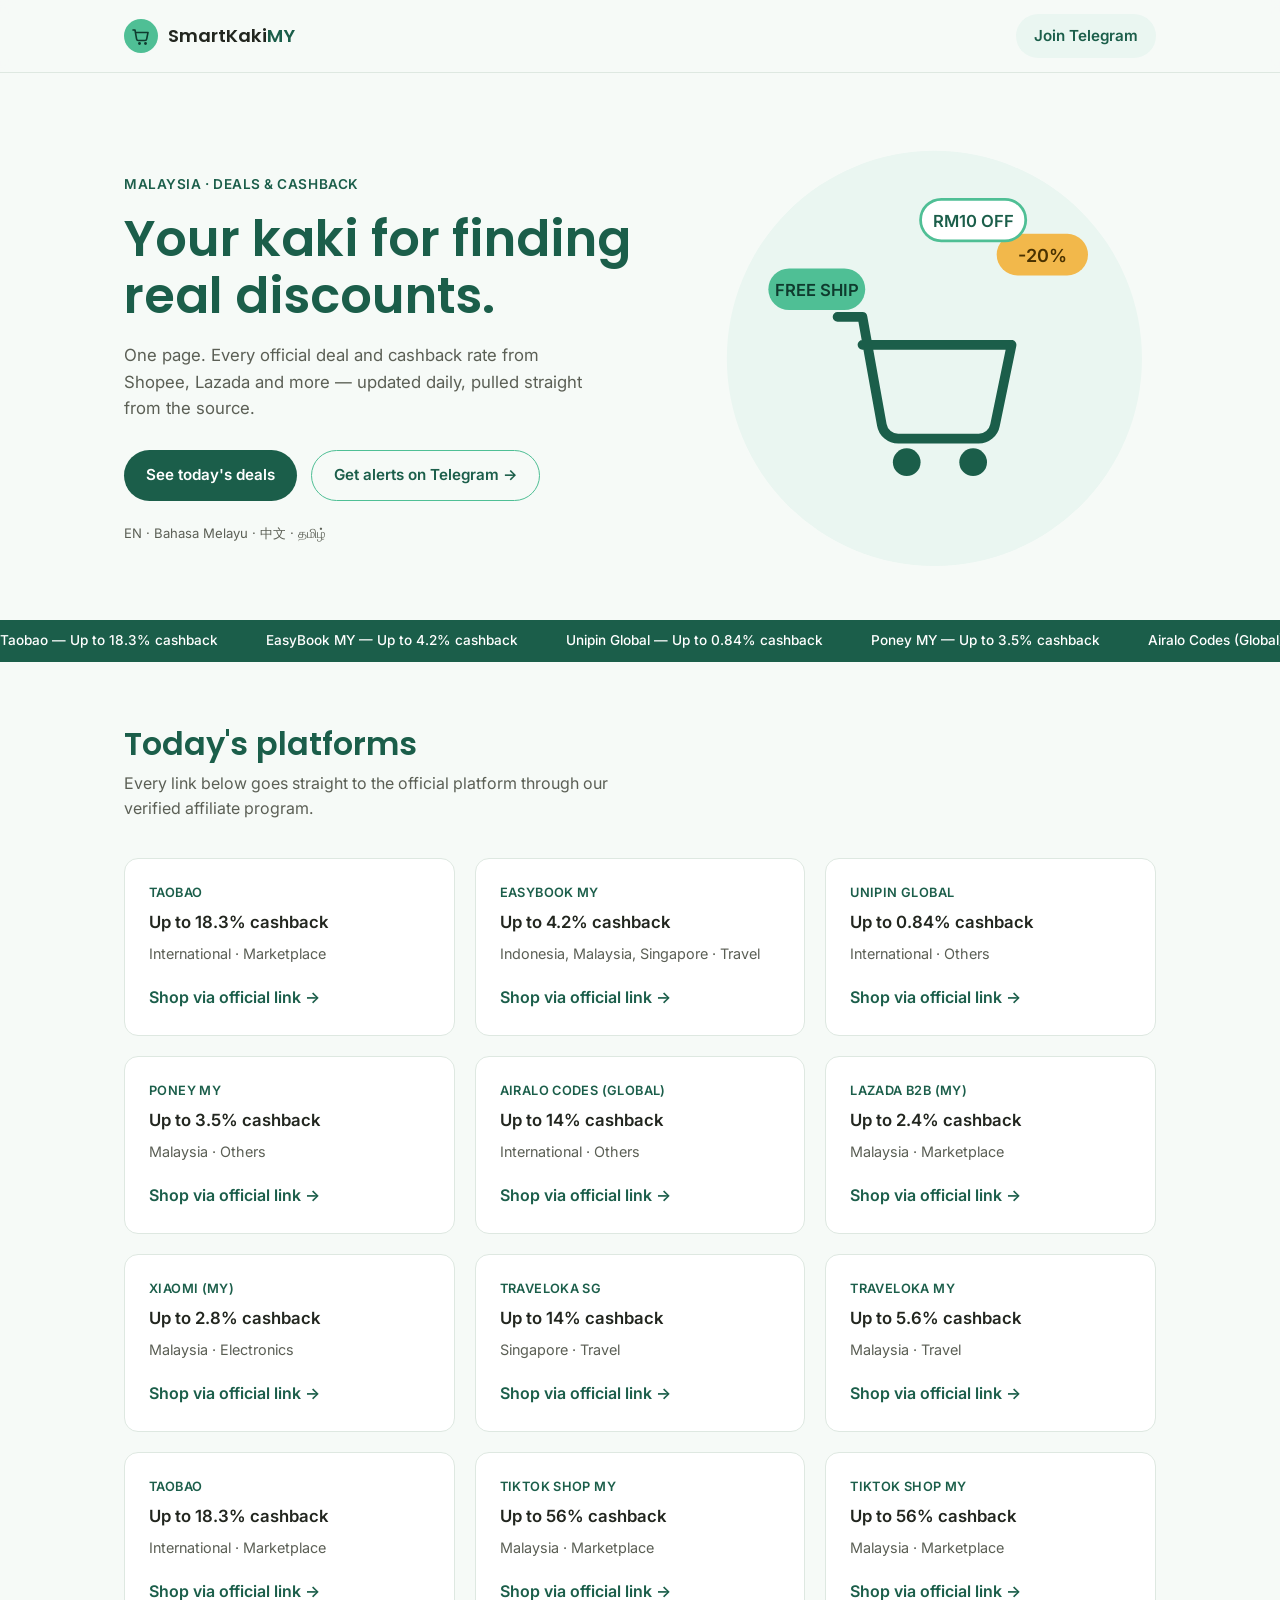
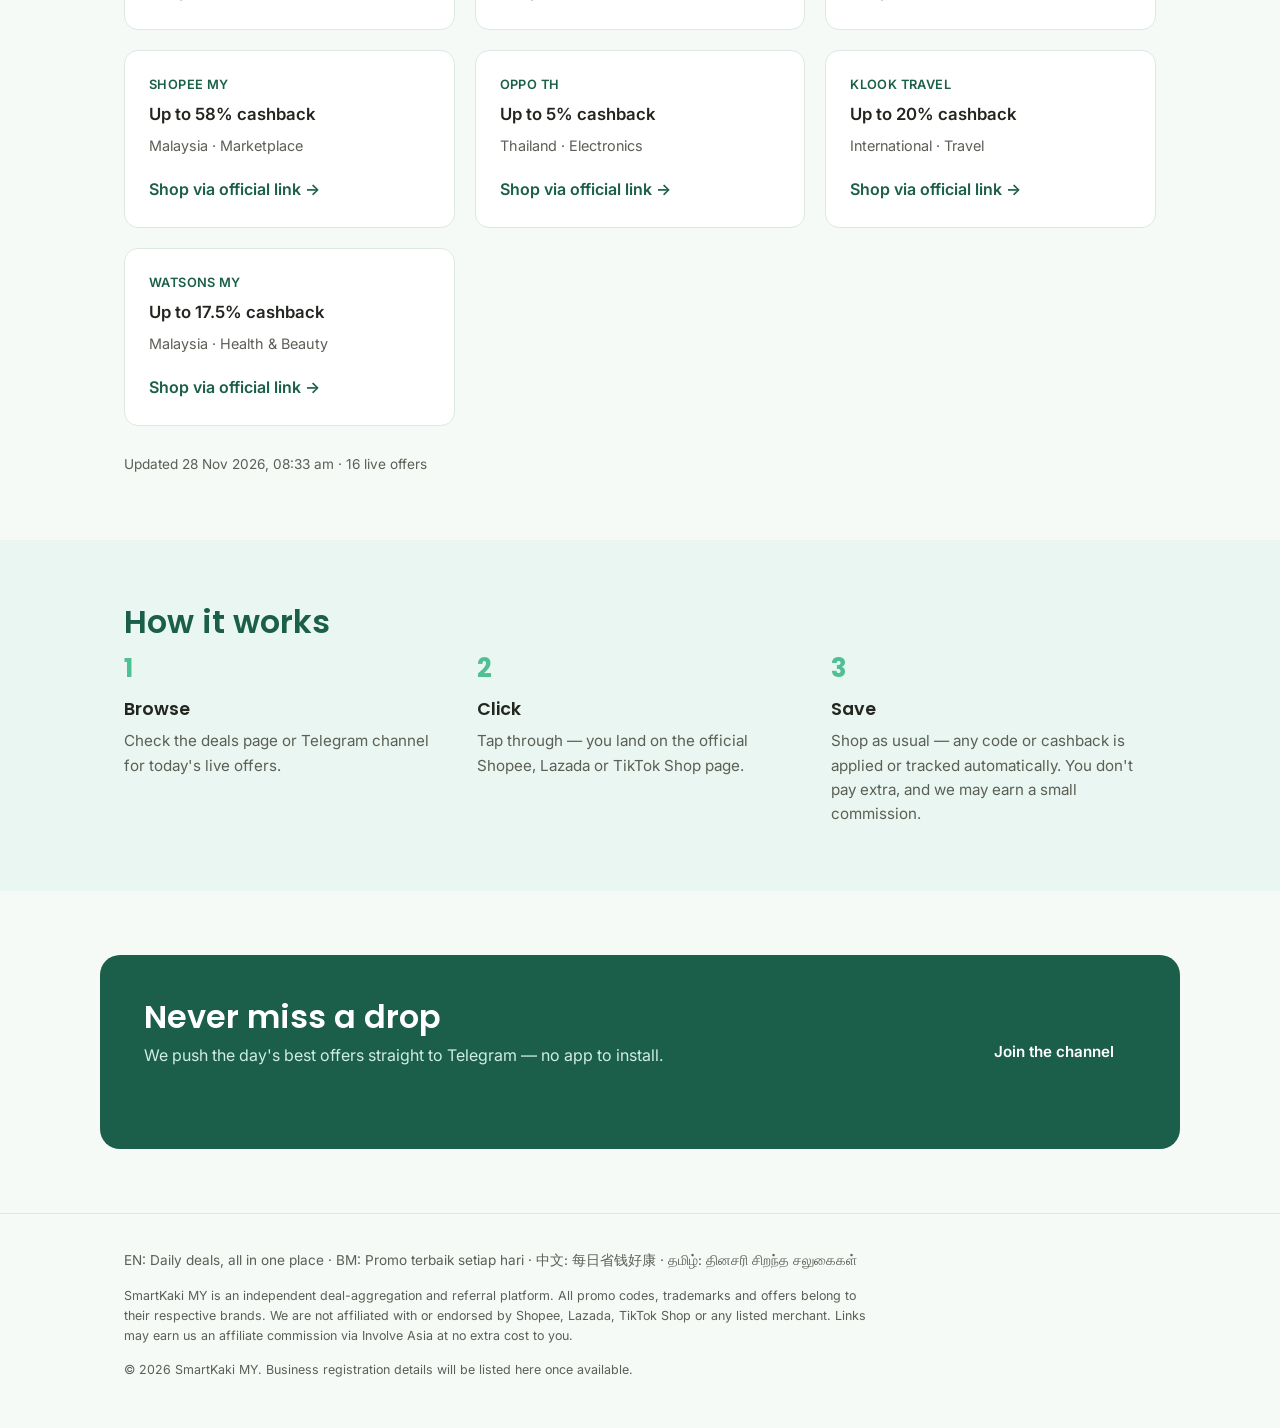
<file: index.html>
<!DOCTYPE html>
<html lang="en">
<head>
<meta charset="UTF-8">
<meta name="viewport" content="width=device-width, initial-scale=1.0">
<title>SmartKaki MY — Malaysia's Deal Aggregation Hub</title>
<meta name="description" content="SmartKaki MY aggregates the latest official deals and cashback rates from Shopee, Lazada, TikTok Shop and more — all in one place.">
<link rel="preconnect" href="https://fonts.googleapis.com">
<link rel="preconnect" href="https://fonts.gstatic.com" crossorigin>
<link href="https://fonts.googleapis.com/css2?family=Poppins:wght@500;600;700&family=Inter:wght@400;500;600&display=swap" rel="stylesheet">
<link rel="stylesheet" href="styles.css">
</head>
<body>

<header class="site-header">
  <div class="wrap header-inner">
    <a href="#top" class="brand">
      <svg class="brand-cart" width="34" height="34" viewBox="0 0 34 34" fill="none" aria-hidden="true">
        <circle cx="17" cy="17" r="17" fill="#4FBF95"/>
        <path d="M9 11h2l1.6 9.2a1.6 1.6 0 0 0 1.58 1.3h6.9a1.6 1.6 0 0 0 1.57-1.3L24 13.5H12" stroke="#0F3B2E" stroke-width="1.6" stroke-linecap="round" stroke-linejoin="round" fill="none"/>
        <circle cx="15.5" cy="24.5" r="1.4" fill="#0F3B2E"/>
        <circle cx="21.5" cy="24.5" r="1.4" fill="#0F3B2E"/>
      </svg>
      <span>SmartKaki<em>MY</em></span>
    </a>
    <a class="btn btn-tg" href="https://t.me/smartkakimy" target="_blank" rel="noopener">
      Join Telegram
    </a>
  </div>
</header>

<main id="top">

  <!-- HERO -->
  <section class="hero">
    <div class="wrap hero-inner">
      <div class="hero-copy">
        <p class="eyebrow">Malaysia · Deals &amp; Cashback</p>
        <h1>Your <span>kaki</span> for finding real discounts.</h1>
        <p class="hero-sub">
          One page. Every official deal and cashback rate from Shopee, Lazada and more —
          updated daily, pulled straight from the source.
        </p>
        <div class="hero-actions">
          <a href="#deals" class="btn btn-primary">See today's deals</a>
          <a href="https://t.me/smartkakimy" target="_blank" rel="noopener" class="btn btn-ghost">Get alerts on Telegram →</a>
        </div>
        <p class="hero-langs">EN · Bahasa Melayu · 中文 · தமிழ்</p>
      </div>

      <div class="hero-visual" aria-hidden="true">
        <svg viewBox="0 0 320 320" width="100%" height="100%">
          <circle cx="160" cy="160" r="150" fill="#EAF6F1"/>
          <g id="cart-group">
            <path d="M90 130h18l14 78a12 12 0 0 0 12 10h58a12 12 0 0 0 11.8-9.8l12-58H108"
                  fill="none" stroke="#1B5E4A" stroke-width="7" stroke-linecap="round" stroke-linejoin="round"/>
            <circle cx="140" cy="235" r="10" fill="#1B5E4A"/>
            <circle cx="188" cy="235" r="10" fill="#1B5E4A"/>
          </g>
          <g class="tag tag-1">
            <rect x="205" y="70" width="66" height="30" rx="15" fill="#F2B84B"/>
            <text x="238" y="90" text-anchor="middle" font-family="Inter" font-size="13" font-weight="600" fill="#4A3200">-20%</text>
          </g>
          <g class="tag tag-2">
            <rect x="40" y="95" width="70" height="30" rx="15" fill="#4FBF95"/>
            <text x="75" y="115" text-anchor="middle" font-family="Inter" font-size="12" font-weight="600" fill="#0F3B2E">FREE SHIP</text>
          </g>
          <g class="tag tag-3">
            <rect x="150" y="45" width="76" height="30" rx="15" fill="#FFFFFF" stroke="#4FBF95" stroke-width="2"/>
            <text x="188" y="65" text-anchor="middle" font-family="Inter" font-size="12" font-weight="600" fill="#1B5E4A">RM10 OFF</text>
          </g>
        </svg>
      </div>
    </div>
  </section>

  <!-- TICKER -->
  <div class="ticker" role="note" aria-label="Live deals, updated daily">
    <div class="ticker-track">
      <span>Loading today's deals…</span>
    </div>
  </div>

  <!-- DEALS -->
  <section class="section" id="deals">
    <div class="wrap">
      <h2>Today's platforms</h2>
      <p class="section-sub">Every link below goes straight to the official platform through our verified affiliate program.</p>

      <div class="deal-grid" id="deal-grid">
        <p class="deal-empty">Loading today's deals…</p>
      </div>

      <p class="deal-note" id="deals-updated"></p>
    </div>
  </section>

  <!-- HOW IT WORKS -->
  <section class="section section-alt">
    <div class="wrap">
      <h2>How it works</h2>
      <div class="steps">
        <div class="step">
          <p class="step-index">1</p>
          <p class="step-title">Browse</p>
          <p class="step-body">Check the deals page or Telegram channel for today's live offers.</p>
        </div>
        <div class="step">
          <p class="step-index">2</p>
          <p class="step-title">Click</p>
          <p class="step-body">Tap through — you land on the official Shopee, Lazada or TikTok Shop page.</p>
        </div>
        <div class="step">
          <p class="step-index">3</p>
          <p class="step-title">Save</p>
          <p class="step-body">Shop as usual — any code or cashback is applied or tracked automatically. You don't pay extra, and we may earn a small commission.</p>
        </div>
      </div>
    </div>
  </section>

  <!-- TELEGRAM CTA -->
  <section class="section">
    <div class="wrap tg-cta">
      <div>
        <h2>Never miss a drop</h2>
        <p class="section-sub">We push the day's best offers straight to Telegram — no app to install.</p>
      </div>
      <a href="https://t.me/smartkakimy" target="_blank" rel="noopener" class="btn btn-primary">Join the channel</a>
    </div>
  </section>

</main>

<footer class="site-footer">
  <div class="wrap">
    <p class="footer-tagline">
      EN: Daily deals, all in one place · BM: Promo terbaik setiap hari · 中文: 每日省钱好康 · தமிழ்: தினசரி சிறந்த சலுகைகள்
    </p>
    <p class="footer-legal">
      SmartKaki MY is an independent deal-aggregation and referral platform. All promo codes,
      trademarks and offers belong to their respective brands. We are not affiliated with or
      endorsed by Shopee, Lazada, TikTok Shop or any listed merchant. Links may earn us an
      affiliate commission via Involve Asia at no extra cost to you.
    </p>
    <p class="footer-copy">&copy; <span id="year"></span> SmartKaki MY. Business registration details will be listed here once available.</p>
  </div>
</footer>

<script src="script.js"></script>
</body>
</html>
</file>
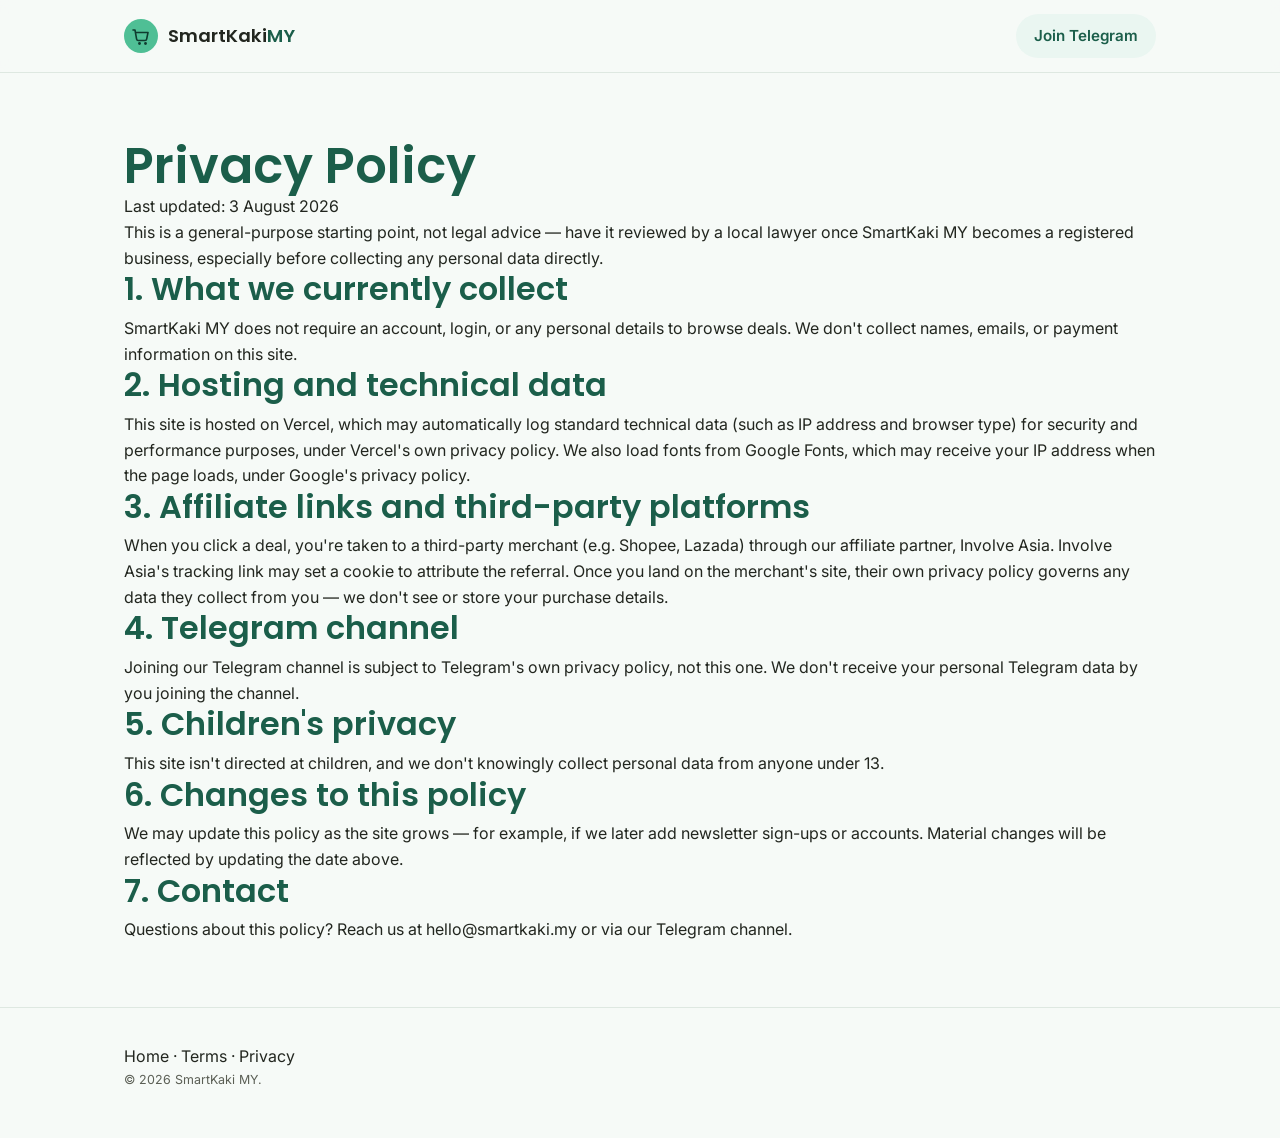
<file: privacy.html>
<!DOCTYPE html>
<html lang="en">
<head>
<meta charset="UTF-8">
<meta name="viewport" content="width=device-width, initial-scale=1.0">
<title>Privacy Policy — SmartKaki MY</title>
<link rel="preconnect" href="https://fonts.googleapis.com">
<link rel="preconnect" href="https://fonts.gstatic.com" crossorigin>
<link href="https://fonts.googleapis.com/css2?family=Poppins:wght@500;600;700&family=Inter:wght@400;500;600&display=swap" rel="stylesheet">
<link rel="stylesheet" href="styles.css">
</head>
<body>

<header class="site-header">
  <div class="wrap header-inner">
    <a href="index.html" class="brand">
      <svg class="brand-cart" width="34" height="34" viewBox="0 0 34 34" fill="none" aria-hidden="true">
        <circle cx="17" cy="17" r="17" fill="#4FBF95"/>
        <path d="M9 11h2l1.6 9.2a1.6 1.6 0 0 0 1.58 1.3h6.9a1.6 1.6 0 0 0 1.57-1.3L24 13.5H12" stroke="#0F3B2E" stroke-width="1.6" stroke-linecap="round" stroke-linejoin="round" fill="none"/>
        <circle cx="15.5" cy="24.5" r="1.4" fill="#0F3B2E"/>
        <circle cx="21.5" cy="24.5" r="1.4" fill="#0F3B2E"/>
      </svg>
      <span>SmartKaki<em>MY</em></span>
    </a>
    <a class="btn btn-tg" href="https://t.me/smartkakimy" target="_blank" rel="noopener">Join Telegram</a>
  </div>
</header>

<main class="section legal-page">
  <div class="wrap legal-content">
    <h1>Privacy Policy</h1>
    <p class="legal-updated">Last updated: 3 August 2026</p>

    <p>This is a general-purpose starting point, not legal advice — have
    it reviewed by a local lawyer once SmartKaki MY becomes a registered
    business, especially before collecting any personal data directly.</p>

    <h2>1. What we currently collect</h2>
    <p>SmartKaki MY does not require an account, login, or any personal
    details to browse deals. We don't collect names, emails, or payment
    information on this site.</p>

    <h2>2. Hosting and technical data</h2>
    <p>This site is hosted on Vercel, which may automatically log
    standard technical data (such as IP address and browser type) for
    security and performance purposes, under
    <a href="https://vercel.com/legal/privacy-policy" target="_blank" rel="noopener">Vercel's own privacy policy</a>.
    We also load fonts from Google Fonts, which may receive your IP
    address when the page loads, under
    <a href="https://policies.google.com/privacy" target="_blank" rel="noopener">Google's privacy policy</a>.</p>

    <h2>3. Affiliate links and third-party platforms</h2>
    <p>When you click a deal, you're taken to a third-party merchant
    (e.g. Shopee, Lazada) through our affiliate partner, Involve Asia.
    Involve Asia's tracking link may set a cookie to attribute the
    referral. Once you land on the merchant's site, their own privacy
    policy governs any data they collect from you — we don't see or
    store your purchase details.</p>

    <h2>4. Telegram channel</h2>
    <p>Joining our Telegram channel is subject to
      <a href="https://telegram.org/privacy" target="_blank" rel="noopener">Telegram's own privacy policy</a>,
      not this one. We don't receive your personal Telegram data by you
      joining the channel.</p>

    <h2>5. Children's privacy</h2>
    <p>This site isn't directed at children, and we don't knowingly
    collect personal data from anyone under 13.</p>

    <h2>6. Changes to this policy</h2>
    <p>We may update this policy as the site grows — for example, if we
    later add newsletter sign-ups or accounts. Material changes will be
    reflected by updating the date above.</p>

    <h2>7. Contact</h2>
    <p>Questions about this policy? Reach us at
      <a href="mailto:hello@smartkaki.my">hello@smartkaki.my</a>
      or via our <a href="https://t.me/smartkakimy" target="_blank" rel="noopener">Telegram channel</a>.</p>
  </div>
</main>

<footer class="site-footer">
  <div class="wrap">
    <p class="footer-links"><a href="index.html">Home</a> · <a href="terms.html">Terms</a> · <a href="privacy.html">Privacy</a></p>
    <p class="footer-copy">&copy; 2026 SmartKaki MY.</p>
  </div>
</footer>

</body>
</html>
</file>
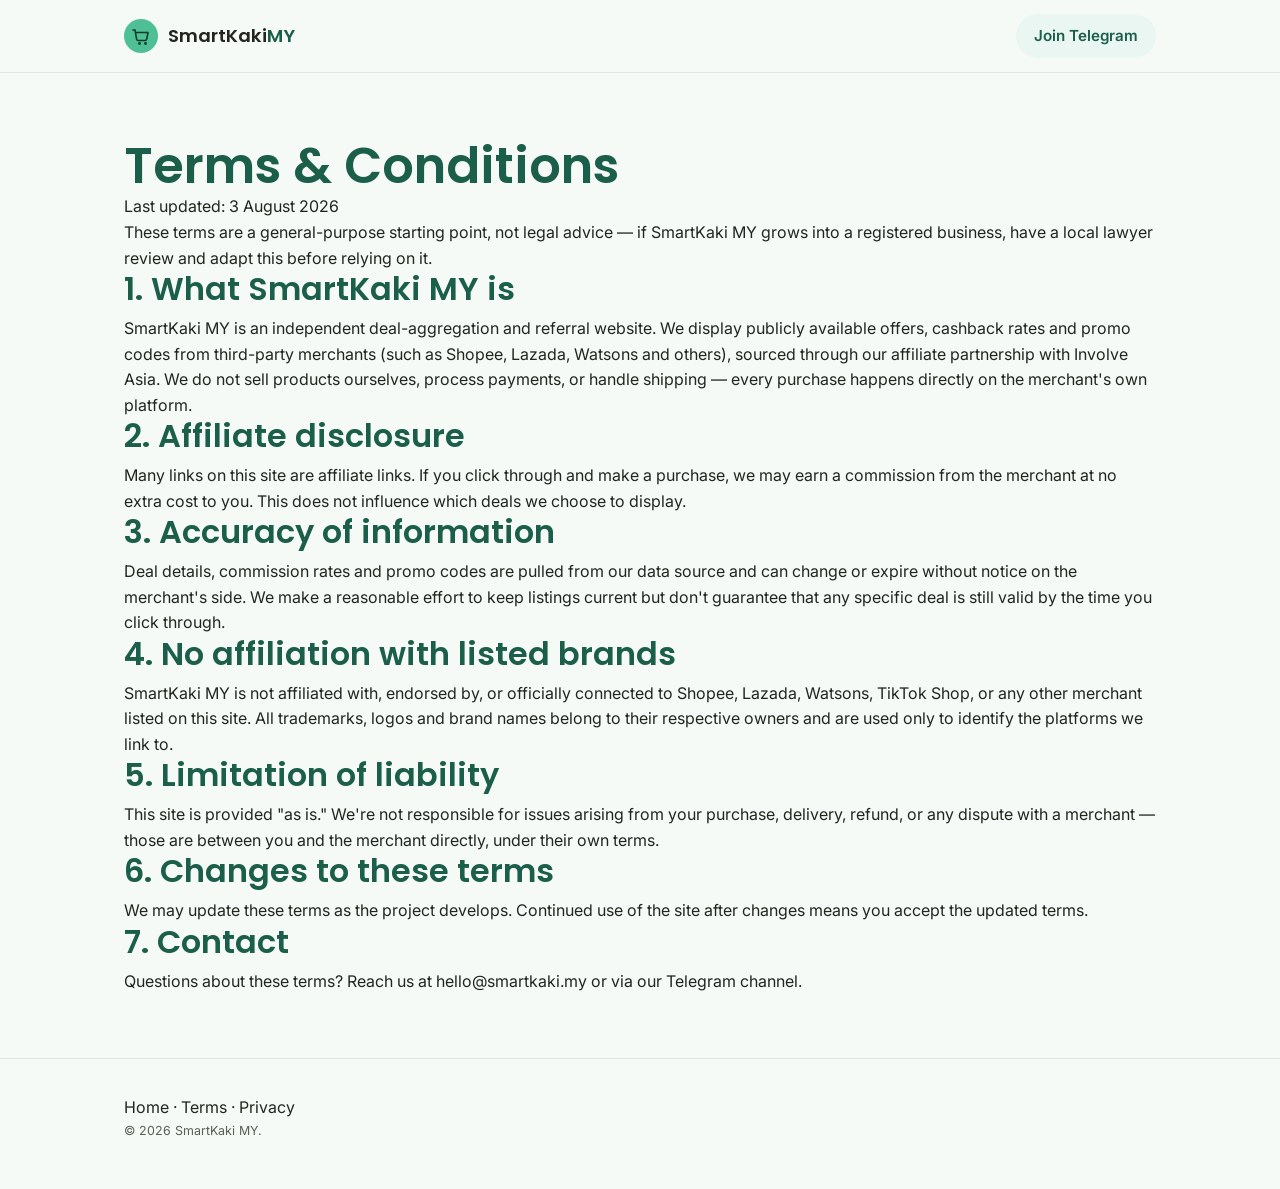
<file: terms.html>
<!DOCTYPE html>
<html lang="en">
<head>
<meta charset="UTF-8">
<meta name="viewport" content="width=device-width, initial-scale=1.0">
<title>Terms & Conditions — SmartKaki MY</title>
<link rel="preconnect" href="https://fonts.googleapis.com">
<link rel="preconnect" href="https://fonts.gstatic.com" crossorigin>
<link href="https://fonts.googleapis.com/css2?family=Poppins:wght@500;600;700&family=Inter:wght@400;500;600&display=swap" rel="stylesheet">
<link rel="stylesheet" href="styles.css">
</head>
<body>

<header class="site-header">
  <div class="wrap header-inner">
    <a href="index.html" class="brand">
      <svg class="brand-cart" width="34" height="34" viewBox="0 0 34 34" fill="none" aria-hidden="true">
        <circle cx="17" cy="17" r="17" fill="#4FBF95"/>
        <path d="M9 11h2l1.6 9.2a1.6 1.6 0 0 0 1.58 1.3h6.9a1.6 1.6 0 0 0 1.57-1.3L24 13.5H12" stroke="#0F3B2E" stroke-width="1.6" stroke-linecap="round" stroke-linejoin="round" fill="none"/>
        <circle cx="15.5" cy="24.5" r="1.4" fill="#0F3B2E"/>
        <circle cx="21.5" cy="24.5" r="1.4" fill="#0F3B2E"/>
      </svg>
      <span>SmartKaki<em>MY</em></span>
    </a>
    <a class="btn btn-tg" href="https://t.me/smartkakimy" target="_blank" rel="noopener">Join Telegram</a>
  </div>
</header>

<main class="section legal-page">
  <div class="wrap legal-content">
    <h1>Terms &amp; Conditions</h1>
    <p class="legal-updated">Last updated: 3 August 2026</p>

    <p>These terms are a general-purpose starting point, not legal advice —
    if SmartKaki MY grows into a registered business, have a local lawyer
    review and adapt this before relying on it.</p>

    <h2>1. What SmartKaki MY is</h2>
    <p>SmartKaki MY is an independent deal-aggregation and referral website.
    We display publicly available offers, cashback rates and promo codes
    from third-party merchants (such as Shopee, Lazada, Watsons and
    others), sourced through our affiliate partnership with Involve Asia.
    We do not sell products ourselves, process payments, or handle
    shipping — every purchase happens directly on the merchant's own
    platform.</p>

    <h2>2. Affiliate disclosure</h2>
    <p>Many links on this site are affiliate links. If you click through
    and make a purchase, we may earn a commission from the merchant at
    no extra cost to you. This does not influence which deals we choose
    to display.</p>

    <h2>3. Accuracy of information</h2>
    <p>Deal details, commission rates and promo codes are pulled from our
    data source and can change or expire without notice on the merchant's
    side. We make a reasonable effort to keep listings current but don't
    guarantee that any specific deal is still valid by the time you click
    through.</p>

    <h2>4. No affiliation with listed brands</h2>
    <p>SmartKaki MY is not affiliated with, endorsed by, or officially
    connected to Shopee, Lazada, Watsons, TikTok Shop, or any other
    merchant listed on this site. All trademarks, logos and brand names
    belong to their respective owners and are used only to identify the
    platforms we link to.</p>

    <h2>5. Limitation of liability</h2>
    <p>This site is provided "as is." We're not responsible for issues
    arising from your purchase, delivery, refund, or any dispute with a
    merchant — those are between you and the merchant directly, under
    their own terms.</p>

    <h2>6. Changes to these terms</h2>
    <p>We may update these terms as the project develops. Continued use
    of the site after changes means you accept the updated terms.</p>

    <h2>7. Contact</h2>
    <p>Questions about these terms? Reach us at
      <a href="mailto:hello@smartkaki.my">hello@smartkaki.my</a>
      or via our <a href="https://t.me/smartkakimy" target="_blank" rel="noopener">Telegram channel</a>.</p>
  </div>
</main>

<footer class="site-footer">
  <div class="wrap">
    <p class="footer-links"><a href="index.html">Home</a> · <a href="terms.html">Terms</a> · <a href="privacy.html">Privacy</a></p>
    <p class="footer-copy">&copy; 2026 SmartKaki MY.</p>
  </div>
</footer>

</body>
</html>
</file>
<file: styles.css>
:root{
  --mint:#4FBF95;
  --mint-dark:#1B5E4A;
  --mint-pale:#EAF6F1;
  --gold:#F2B84B;
  --ink:#22261F;
  --ink-soft:#5B5F55;
  --paper:#F6FAF7;
  --card:#FFFFFF;
  --line:#DEE8E1;
  --radius:14px;
  --font-display:'Poppins',sans-serif;
  --font-body:'Inter',sans-serif;
}

*{box-sizing:border-box;margin:0;padding:0}
html{scroll-behavior:smooth}
body{
  font-family:var(--font-body);
  color:var(--ink);
  background:var(--paper);
  line-height:1.6;
  -webkit-font-smoothing:antialiased;
}
img,svg{display:block;max-width:100%}
a{color:inherit;text-decoration:none}
.wrap{max-width:1080px;margin:0 auto;padding:0 24px}

h1,h2{font-family:var(--font-display);color:var(--mint-dark);font-weight:600;line-height:1.15}
h1{font-size:clamp(2rem,4.5vw,3.1rem)}
h2{font-size:clamp(1.5rem,3vw,2rem);margin-bottom:8px}
.section-sub{color:var(--ink-soft);max-width:520px;margin-bottom:36px}

/* Buttons */
.btn{
  display:inline-flex;align-items:center;gap:6px;
  padding:12px 22px;border-radius:999px;
  font-weight:600;font-size:.95rem;
  transition:transform .15s ease, box-shadow .15s ease;
  white-space:nowrap;
}
.btn:hover{transform:translateY(-1px)}
.btn-primary{background:var(--mint-dark);color:#fff}
.btn-primary:hover{box-shadow:0 6px 18px rgba(27,94,74,.25)}
.btn-ghost{background:transparent;color:var(--mint-dark);border:1.5px solid var(--mint)}
.btn-tg{background:var(--mint-pale);color:var(--mint-dark);padding:10px 18px}
.btn-tg:hover{background:var(--mint)}

/* Header */
.site-header{
  position:sticky;top:0;z-index:20;
  background:rgba(246,250,247,.85);backdrop-filter:blur(8px);
  border-bottom:1px solid var(--line);
}
.header-inner{display:flex;align-items:center;justify-content:space-between;padding:14px 24px}
.brand{display:flex;align-items:center;gap:10px;font-family:var(--font-display);font-weight:600;font-size:1.15rem;color:var(--ink)}
.brand em{font-style:normal;color:var(--mint-dark)}

/* Hero */
.hero{padding:64px 0 40px}
.hero-inner{display:grid;grid-template-columns:1.1fr .9fr;gap:48px;align-items:center}
.eyebrow{color:var(--mint-dark);font-weight:600;font-size:.85rem;letter-spacing:.04em;text-transform:uppercase;margin-bottom:14px}
.hero h1 span{color:var(--mint-dark)}
.hero-sub{margin-top:18px;color:var(--ink-soft);max-width:460px;font-size:1.05rem}
.hero-actions{display:flex;gap:14px;flex-wrap:wrap;margin-top:28px}
.hero-langs{margin-top:22px;font-size:.82rem;color:var(--ink-soft)}
.hero-visual{position:relative}

.tag{animation:float 4s ease-in-out infinite}
.tag-2{animation-delay:.6s}
.tag-3{animation-delay:1.2s}
@media (prefers-reduced-motion: no-preference){
  @keyframes float{0%,100%{transform:translateY(0)}50%{transform:translateY(-6px)}}
}

/* Ticker */
.ticker{background:var(--mint-dark);overflow:hidden;padding:10px 0}
.ticker-track{
  display:flex;gap:48px;white-space:nowrap;
  animation:scroll 22s linear infinite;
  color:#fff;font-size:.85rem;font-weight:500;
}
@media (prefers-reduced-motion: no-preference){
  @keyframes scroll{from{transform:translateX(0)}to{transform:translateX(-50%)}}
}
@media (prefers-reduced-motion: reduce){
  .ticker-track{animation:none;flex-wrap:wrap}
}

/* Sections */
.section{padding:64px 0}
.section-alt{background:var(--mint-pale)}

/* Deal cards */
.deal-grid{display:grid;grid-template-columns:repeat(3,1fr);gap:20px}
.deal-card{
  background:var(--card);border:1px solid var(--line);border-radius:var(--radius);
  padding:24px;display:flex;flex-direction:column;gap:6px;
}
.deal-platform{font-size:.8rem;font-weight:600;color:var(--mint-dark);text-transform:uppercase;letter-spacing:.03em}
.deal-title{font-weight:600;font-size:1.05rem}
.deal-code{color:var(--ink-soft);font-size:.9rem}
.deal-code strong{color:var(--ink);background:var(--gold);padding:1px 8px;border-radius:6px}
.deal-link{margin-top:14px;font-weight:600;color:var(--mint-dark)}
.deal-link:hover{text-decoration:underline}
.deal-note{margin-top:28px;font-size:.85rem;color:var(--ink-soft)}
.deal-note code{background:#fff;border:1px solid var(--line);padding:1px 6px;border-radius:4px}

/* Empty / error state for the deal grid (shown while loading, or if
   coupons.json has nothing / fails to load) */
.deal-empty{
  grid-column:1/-1;
  text-align:center;
  color:var(--ink-soft);
  padding:40px 20px;
  border:1px dashed var(--line);
  border-radius:var(--radius);
  background:var(--card);
}

/* Steps */
.steps{display:grid;grid-template-columns:repeat(3,1fr);gap:28px}
.step-index{font-family:var(--font-display);font-size:1.6rem;font-weight:700;color:var(--mint)}
.step-title{font-family:var(--font-display);font-weight:600;font-size:1.1rem;margin:6px 0}
.step-body{color:var(--ink-soft);font-size:.95rem}

/* Telegram CTA */
.tg-cta{
  background:var(--mint-dark);color:#fff;border-radius:20px;
  padding:44px;display:flex;align-items:center;justify-content:space-between;gap:24px;flex-wrap:wrap;
}
.tg-cta h2{color:#fff}
.tg-cta .section-sub{color:#CFEEE2}

/* Footer */
.site-footer{border-top:1px solid var(--line);padding:36px 0 48px}
.footer-tagline{font-size:.85rem;color:var(--ink-soft);margin-bottom:14px}
.footer-legal{font-size:.78rem;color:var(--ink-soft);max-width:760px;margin-bottom:14px}
.footer-copy{font-size:.78rem;color:var(--ink-soft)}

/* Responsive */
@media (max-width:820px){
  .hero-inner{grid-template-columns:1fr;gap:32px}
  .hero-visual{order:-1;max-width:280px;margin:0 auto}
  .deal-grid{grid-template-columns:1fr}
  .steps{grid-template-columns:1fr}
  .tg-cta{flex-direction:column;text-align:center}
}
</file>
